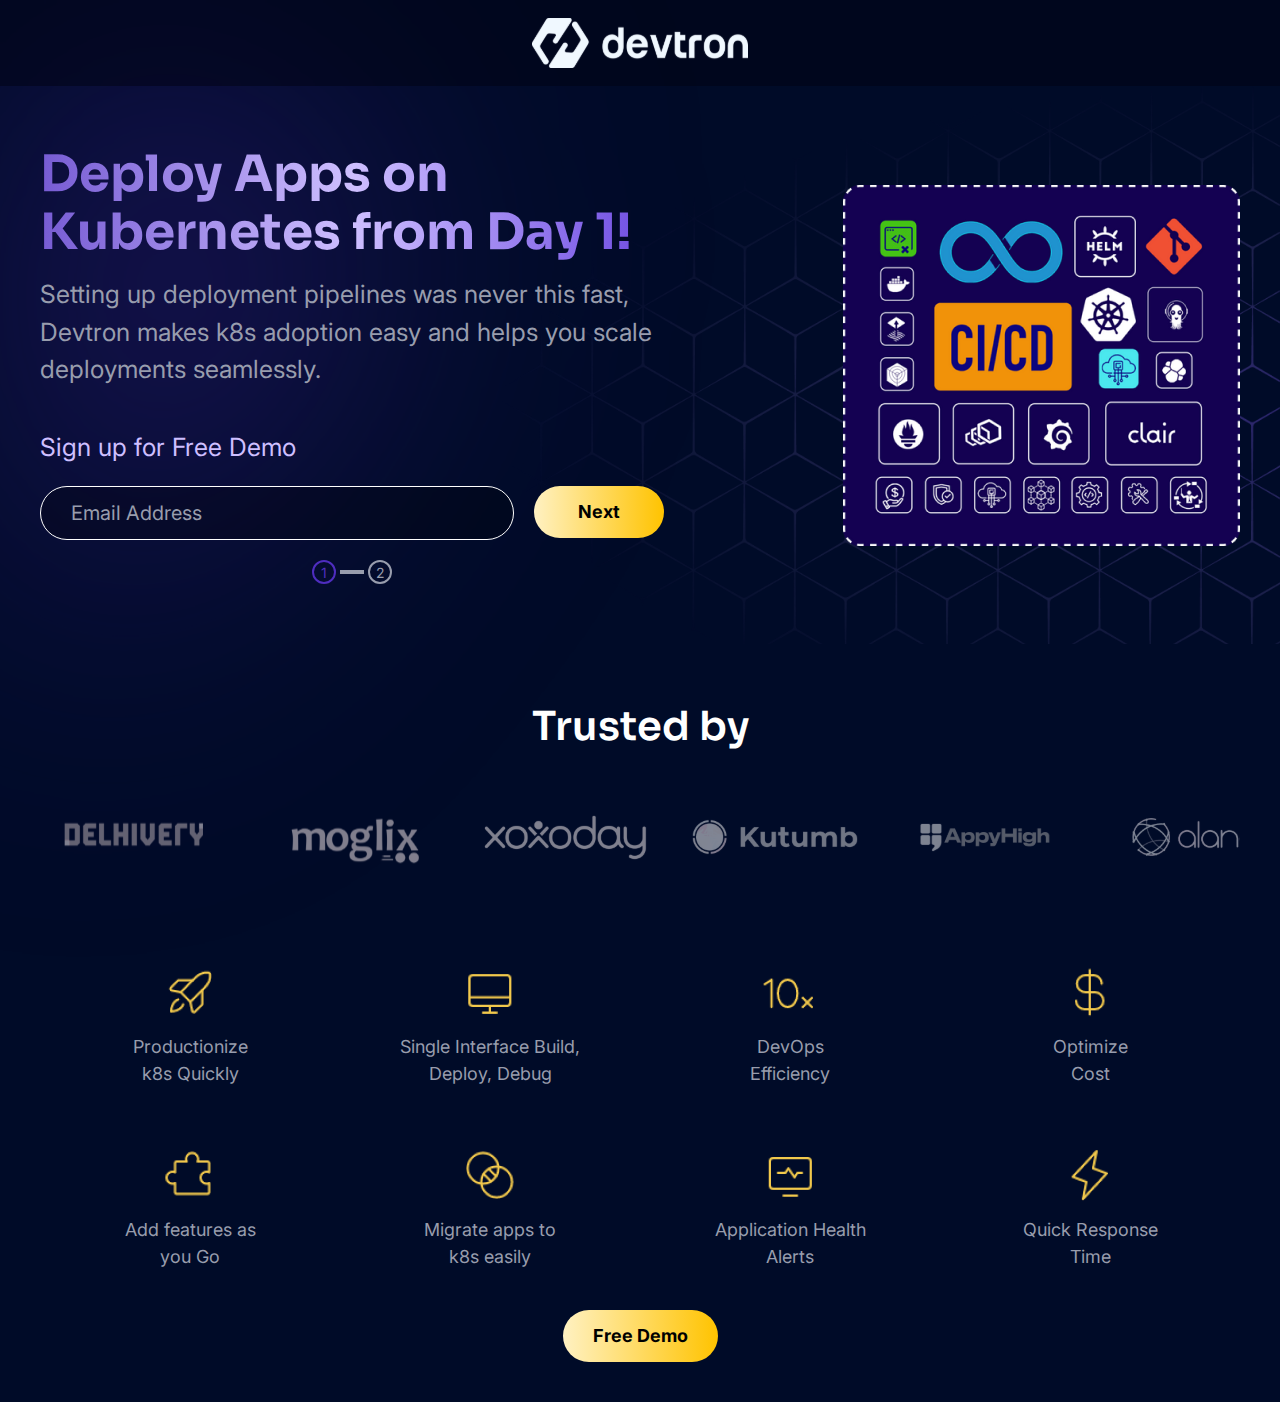
<file: index.html>
<!DOCTYPE html>
<html lang="en">

<head>
    <meta charset="UTF-8">
    <meta http-equiv="X-UA-Compatible" content="IE=edge">
    <meta name="viewport" content="width=device-width, initial-scale=1.0">
    <title>Devtron</title>
    <link rel="shortcut icon" href="/images/favicon.png" type="image/x-icon">
    <link rel="stylesheet" href="./styles/styles_short.css">
</head>

<body>
    <!-- Nav Bar -->
    <nav class="navbar">
        <div class="nav-container">
            <img src="/images/logo.svg" alt="devtron_logo" class="navLogo" />
        </div>
    </nav>

    <!-- Header -->
    <header class="header" id="first-fold" style="position: relative">
        <img src="/images/triangle_background.png" alt=""
            style="z-index: -10;filter: blur(150px); position: absolute;top: -250px; height: 1000px;left: -100px">

        <div class="container">
            <div class="header_flex_container">
                <div class="header_text_container">
                    <h1 class="header_heading" style="padding-bottom:15px;">Deploy Apps on Kubernetes from Day 1!</h1>
                    <p class="header_parah">Setting up deployment pipelines was never this fast, Devtron makes k8s
                        adoption easy and helps you scale deployments seamlessly.
                    </p>
                    <p class="header_parah form-highlight-parah">Sign up for Free Demo</p>
                    <form id="myForm" action="" method="">
                        <div id="step1" style="display: flex" class="form_div">
                            <input type="email" id="email" name="email" placeholder="Email Address">
                            <button class="button" type="button" onclick="nextStep()">Next</button>
                        </div>

                        <div id="step2" style="display: none" class="form_div">
                            <input type="text" id="name" name="name" placeholder="First Name">
                            <!-- <button class="button" type="button" onclick="nextStep()">sUBMIT</button> -->
                            <button class="button" type="button" onclick="nextStep()">Submit</button>
                        </div>

                        <!-- <div id="step3" style="display: none" class="form_div">
                            <textarea id="custom-requirements" name="custom-requirements"
                                placeholder="Custom Requirements" rows="3"></textarea>
                            <button class="button" type="submit">Submit</button>
                        </div> -->
                    </form>
                    <div class="step_cont">
                        <p class="header_parah first">1</p>
                        <div class="second"></div>
                        <p class="header_parah second">2</p>
                        <!-- <div class="third"></div>
                        <p class="header_parah third">3</p> -->
                    </div>
                    <p class="header_parah error_handling">Some error occured</p>
                </div>
                <div class="flex_center" style="flex-direction: column;">
                    <img src="/images/footer_image.png" alt="footer_image" class="footer_image">
                </div>
            </div>
        </div>
    </header>

    <!-- Companies Section -->
    <section class="flex_center Companies_section">
        <div class="container">
            <h2 class="heading2 text_center">Trusted by</h2>
            <div class="marque-container">
                <div class="marque-grid-container">
                    <div class="grid-8">
                        <div class="brands_grid_item">
                            <img class="brands_img" src="/images/image2.svg" alt="" />
                        </div>
                        <div class="brands_grid_item">
                            <img class="brands_img" src="/images/image3.svg" alt="" />
                        </div>
                        <div class="brands_grid_item">
                            <img class="brands_img" src="/images/image4.svg" alt="" />
                        </div>
                        <div class="brands_grid_item">
                            <img class="brands_img" src="/images/image5.svg" alt="" />
                        </div>
                        <div class="brands_grid_item">
                            <img class="brands_img" src="/images/image6.svg" alt="" />
                        </div>
                        <div class="brands_grid_item">
                            <img class="brands_img" src="/images/image7.svg" alt="" />
                        </div>
                        <div class="brands_grid_item">
                            <img class="brands_img" src="/images/image8.svg" alt="" />
                        </div>
                        <div class="brands_grid_item">
                            <img class="brands_img" src="/images/image9.svg" alt="" />
                        </div>
                    </div>
                    <div class="grid-8" id="marque_second_image_container">
                        <div class="brands_grid_item">
                            <img class="brands_img" src="/images/image2.svg" alt="" />
                        </div>
                        <div class="brands_grid_item">
                            <img class="brands_img" src="/images/image3.svg" alt="" />
                        </div>
                        <div class="brands_grid_item">
                            <img class="brands_img" src="/images/image4.svg" alt="" />
                        </div>
                        <div class="brands_grid_item">
                            <img class="brands_img" src="/images/image5.svg" alt="" />
                        </div>
                        <div class="brands_grid_item">
                            <img class="brands_img" src="/images/image6.svg" alt="" />
                        </div>
                        <div class="brands_grid_item">
                            <img class="brands_img" src="/images/image7.svg" alt="" />
                        </div>
                        <div class="brands_grid_item">
                            <img class="brands_img" src="/images/image8.svg" alt="" />
                        </div>
                        <div class="brands_grid_item">
                            <img class="brands_img" src="/images/image9.svg" alt="" />
                        </div>
                    </div>
                </div>
            </div>
        </div>
    </section>

    <!-- Features Section -->
    <section class="flex_center features flex-col">
        <div class="container flex_center">
            <div class="features_grid">
                <div class="flex_center features_grid_div ">
                    <img src="/images/image33.png" alt="">
                    <p class="features_text">Productionize</br>k8s Quickly</p>
                </div>
                <div class="flex_center features_grid_div ">
                    <img src="/images/image34.png" alt="">
                    <p class="features_text">Single Interface Build,</br>Deploy, Debug</p>
                </div>
                <div class="flex_center features_grid_div ">
                    <img src="/images/image35.png" alt="">
                    <p class="features_text">DevOps</br>Efficiency</p>
                </div>
                <div class="flex_center features_grid_div ">
                    <img src="/images/image36.png" alt="">
                    <p class="features_text">Optimize</br>Cost</p>
                </div>
                <div class="flex_center features_grid_div ">
                    <img src="/images/image37.png" alt="">
                    <p class="features_text">Add features as</br>you Go</p>
                </div>
                <div class="flex_center features_grid_div ">
                    <img src="/images/image38.png" alt="">
                    <p class="features_text">Migrate apps to</br>k8s easily</p>
                </div>
                <div class="flex_center features_grid_div ">
                    <img src="/images/image39.png" alt="">
                    <p class="features_text">Application Health</br>Alerts</p>
                </div>
                <div class="flex_center features_grid_div ">
                    <img src="/images/image40.png" alt="">
                    <p class="features_text">Quick Response</br>Time</p>
                </div>
            </div>
        </div>
        <button class="button" onclick="scrollToSection()">Free Demo</button>
    </section>
</body>
<script>
    // Header form
    var email;
    var name;
    function nextStep() {
        var currentStep = document.querySelector('form > div[style*="display: flex"]');
        var stepContainer = document.querySelector('.step_cont');

        var nextStep = currentStep.nextElementSibling;
        if (nextStep) {
            if (stepContainer.classList.length == 1) {
                var inputField = currentStep.querySelector('input');
                var value = inputField.value;

                if (value == "") {
                    inputField.setCustomValidity('This field is required');
                    inputField.reportValidity();
                    return;
                }

                email = value;

                var myHeaders = new Headers();
                var requestOptions = {
                    method: 'POST',
                    headers: myHeaders,
                    redirect: 'follow'
                };
                fetch("https://forms.hubspot.com/uploads/form/v2/6866519/6cb86d0f-1d72-49a4-805d-3ec2029a674f?email=" + email + "&firstname=" + "",
                    requestOptions)
                    .then(response => {
                        if (!response.ok) {
                            document.querySelector('form').style.display = "none";
                            document.querySelector('.step_cont').style.display = "none";
                            document.querySelector('.error_handling').style.display = "block";
                            document.querySelector('.error_handling').innerHTML = "Please enter work email";
                        }
                        console.log("email=" + email + "&firstname=" + "");
                        currentStep.style.display = 'none';
                        nextStep.style.display = 'flex';

                        stepContainer.classList.add('step_2');
                    }).catch(error => {
                        document.querySelector('form').style.display = "none";
                        document.querySelector('.step_cont').style.display = "none";
                        document.querySelector('.error_handling').style.display = "block";

                        document.querySelector('.error_handling').innerHTML = "Opps! Something wrong has happened";
                    });
            }
            else {
                //         var inputField = currentStep.querySelector('input');
                //         var value = inputField.value;

                //         if (value == "") {
                //             inputField.setCustomValidity('This field is required');
                //             inputField.reportValidity();
                //             return;
                //         }

                //         name = value;

                //         fetch('https://forms.hubspot.com/uploads/form/v2/6866519/6cb86d0f-1d72-49a4-805d-3ec2029a674f', {
                //             method: 'POST',
                //             headers: {
                //                 'Content-Type': 'application/json'
                //             },
                //             data: JSON.stringify({ email: email })
                //         }).then(response => {
                //             if (!response.ok) {
                //                 throw new Error('Network response was not ok');
                //             }
                //             currentStep.style.display = 'none';
                //             nextStep.style.display = 'flex';
                //             stepContainer.classList.add('step_3');
                //         }).catch(error => {
                //             console.error('There was a problem with the fetch operation:', error);
                //         });
            }
        } else {
            event.preventDefault();
            var inputField = currentStep.querySelector('input');
            var value = inputField.value;

            if (value == "") {
                inputField.setCustomValidity('This field is required');
                inputField.reportValidity();
                return;
            }

            name = value;

            var myHeaders = new Headers();
            var requestOptions = {
                method: 'POST',
                headers: myHeaders,
                redirect: 'follow'
            };
            fetch("https://forms.hubspot.com/uploads/form/v2/6866519/6cb86d0f-1d72-49a4-805d-3ec2029a674f?email=" + email + "&firstname=" + name,
                requestOptions)
                .then(response => {
                    if (!response.ok) {
                        document.querySelector('form').style.display = "none";
                        document.querySelector('.step_cont').style.display = "none";
                        document.querySelector('.error_handling').style.display = "block";

                        document.querySelector('.error_handling').innerHTML = "Oops! Something went wrong, Please try again later.";
                    }
                    console.log("email=" + email + "&firstname=" + name);
                    document.querySelector('form').style.display = "none";
                    document.querySelector('.step_cont').style.display = "none";
                    document.querySelector('.error_handling').style.display = "block";
                    document.querySelector('.error_handling').innerHTML = "Thank You for submitting the Form!";
                }).catch(error => {
                    document.querySelector('form').style.display = "none";
                    document.querySelector('.step_cont').style.display = "none";
                    document.querySelector('.error_handling').style.display = "block";

                    document.querySelector('.error_handling').innerHTML = "Oops! Something went wrong, Please try again later.";
                });
        }
    }

    // scroll to top
    function scrollToSection() {
        window.scrollTo({
            top: 0,
            behavior: 'smooth'
        });
    }
</script>

</html>
</file>
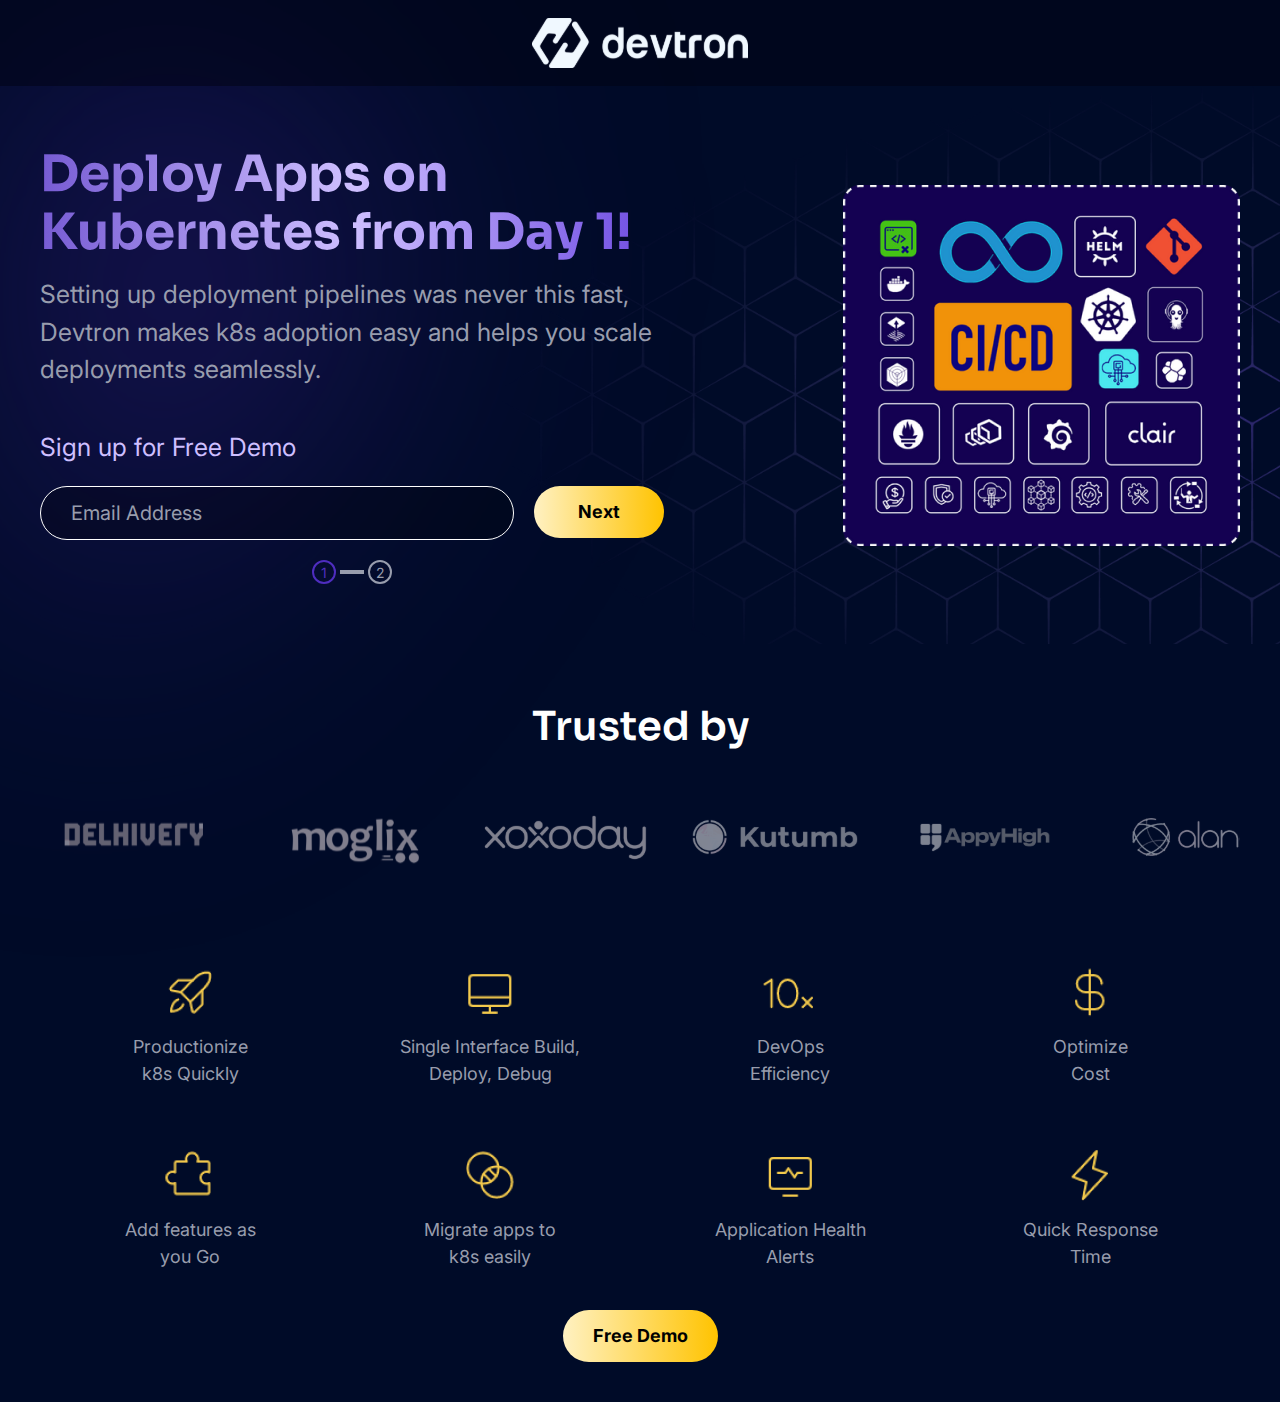
<file: devtron_short.html>
<!DOCTYPE html>
<html lang="en">

<head>
    <meta charset="UTF-8">
    <meta http-equiv="X-UA-Compatible" content="IE=edge">
    <meta name="viewport" content="width=device-width, initial-scale=1.0">
    <title>Devtron</title>
    <link rel="shortcut icon" href="./images/favicon.png" type="image/x-icon">
    <link rel="stylesheet" href="./styles/styles_short.css">
</head>

<body>
    <!-- Nav Bar -->
    <nav class="navbar">
        <div class="nav-container">
            <img src="./images/logo.svg" alt="devtron_logo" class="navLogo" />
        </div>
    </nav>

    <!-- Header -->
    <header class="header" id="first-fold" style="position: relative">
        <img src="./images/triangle_background.png" alt=""
            style="z-index: -10;filter: blur(150px); position: absolute;top: -250px; height: 1000px;left: -100px">

        <div class="container">
            <div class="header_flex_container">
                <div class="header_text_container">
                    <h1 class="header_heading" style="padding-bottom:15px;">Deploy Apps on Kubernetes from Day 1!</h1>
                    <p class="header_parah">Setting up deployment pipelines was never this fast, Devtron makes k8s
                        adoption easy and helps you scale deployments seamlessly.
                    </p>
                    <p class="header_parah form-highlight-parah">Sign up for Free Demo</p>
                    <form id="myForm" action="" method="">
                        <div id="step1" style="display: flex" class="form_div">
                            <input type="email" id="email" name="email" placeholder="Email Address">
                            <button class="button" type="button" onclick="nextStep()">Next</button>
                        </div>

                        <div id="step2" style="display: none" class="form_div">
                            <input type="text" id="name" name="name" placeholder="First Name">
                            <!-- <button class="button" type="button" onclick="nextStep()">sUBMIT</button> -->
                            <button class="button" type="button" onclick="nextStep()">Submit</button>
                        </div>

                        <!-- <div id="step3" style="display: none" class="form_div">
                            <textarea id="custom-requirements" name="custom-requirements"
                                placeholder="Custom Requirements" rows="3"></textarea>
                            <button class="button" type="submit">Submit</button>
                        </div> -->
                    </form>
                    <div class="step_cont">
                        <p class="header_parah first">1</p>
                        <div class="second"></div>
                        <p class="header_parah second">2</p>
                        <!-- <div class="third"></div>
                        <p class="header_parah third">3</p> -->
                    </div>
                    <p class="header_parah error_handling">Some error occured</p>
                </div>
                <div class="flex_center" style="flex-direction: column;">
                    <img src="./images/footer_image.png" alt="footer_image" class="footer_image">
                </div>
            </div>
        </div>
    </header>

    <!-- Companies Section -->
    <section class="flex_center Companies_section">
        <div class="container">
            <h2 class="heading2 text_center">Trusted by</h2>
            <div class="marque-container">
                <div class="marque-grid-container">
                    <div class="grid-8">
                        <div class="brands_grid_item">
                            <img class="brands_img" src="./images/image2.svg" alt="" />
                        </div>
                        <div class="brands_grid_item">
                            <img class="brands_img" src="./images/image3.svg" alt="" />
                        </div>
                        <div class="brands_grid_item">
                            <img class="brands_img" src="./images/image4.svg" alt="" />
                        </div>
                        <div class="brands_grid_item">
                            <img class="brands_img" src="./images/image5.svg" alt="" />
                        </div>
                        <div class="brands_grid_item">
                            <img class="brands_img" src="./images/image6.svg" alt="" />
                        </div>
                        <div class="brands_grid_item">
                            <img class="brands_img" src="./images/image7.svg" alt="" />
                        </div>
                        <div class="brands_grid_item">
                            <img class="brands_img" src="./images/image8.svg" alt="" />
                        </div>
                        <div class="brands_grid_item">
                            <img class="brands_img" src="./images/image9.svg" alt="" />
                        </div>
                    </div>
                    <div class="grid-8" id="marque_second_image_container">
                        <div class="brands_grid_item">
                            <img class="brands_img" src="./images/image2.svg" alt="" />
                        </div>
                        <div class="brands_grid_item">
                            <img class="brands_img" src="./images/image3.svg" alt="" />
                        </div>
                        <div class="brands_grid_item">
                            <img class="brands_img" src="./images/image4.svg" alt="" />
                        </div>
                        <div class="brands_grid_item">
                            <img class="brands_img" src="./images/image5.svg" alt="" />
                        </div>
                        <div class="brands_grid_item">
                            <img class="brands_img" src="./images/image6.svg" alt="" />
                        </div>
                        <div class="brands_grid_item">
                            <img class="brands_img" src="./images/image7.svg" alt="" />
                        </div>
                        <div class="brands_grid_item">
                            <img class="brands_img" src="./images/image8.svg" alt="" />
                        </div>
                        <div class="brands_grid_item">
                            <img class="brands_img" src="./images/image9.svg" alt="" />
                        </div>
                    </div>
                </div>
            </div>
        </div>
    </section>

    <!-- Features Section -->
    <section class="flex_center features flex-col">
        <div class="container flex_center">
            <div class="features_grid">
                <div class="flex_center features_grid_div ">
                    <img src="./images/image33.png" alt="">
                    <p class="features_text">Productionize</br>k8s Quickly</p>
                </div>
                <div class="flex_center features_grid_div ">
                    <img src="./images/image34.png" alt="">
                    <p class="features_text">Single Interface Build,</br>Deploy, Debug</p>
                </div>
                <div class="flex_center features_grid_div ">
                    <img src="./images/image35.png" alt="">
                    <p class="features_text">DevOps</br>Efficiency</p>
                </div>
                <div class="flex_center features_grid_div ">
                    <img src="./images/image36.png" alt="">
                    <p class="features_text">Optimize</br>Cost</p>
                </div>
                <div class="flex_center features_grid_div ">
                    <img src="./images/image37.png" alt="">
                    <p class="features_text">Add features as</br>you Go</p>
                </div>
                <div class="flex_center features_grid_div ">
                    <img src="./images/image38.png" alt="">
                    <p class="features_text">Migrate apps to</br>k8s easily</p>
                </div>
                <div class="flex_center features_grid_div ">
                    <img src="./images/image39.png" alt="">
                    <p class="features_text">Application Health</br>Alerts</p>
                </div>
                <div class="flex_center features_grid_div ">
                    <img src="./images/image40.png" alt="">
                    <p class="features_text">Quick Response</br>Time</p>
                </div>
            </div>
        </div>
        <button class="button" onclick="scrollToSection()">Free Demo</button>
    </section>
</body>
<script>
    // Header form
    var email;
    var name;
    function nextStep() {
        var currentStep = document.querySelector('form > div[style*="display: flex"]');
        var stepContainer = document.querySelector('.step_cont');

        var nextStep = currentStep.nextElementSibling;
        if (nextStep) {
            if (stepContainer.classList.length == 1) {
                var inputField = currentStep.querySelector('input');
                var value = inputField.value;

                if (value == "") {
                    inputField.setCustomValidity('This field is required');
                    inputField.reportValidity();
                    return;
                }

                email = value;

                var myHeaders = new Headers();
                var requestOptions = {
                    method: 'POST',
                    headers: myHeaders,
                    redirect: 'follow'
                };
                fetch("https://forms.hubspot.com/uploads/form/v2/6866519/6cb86d0f-1d72-49a4-805d-3ec2029a674f?email=" + email + "&firstname=" + "",
                    requestOptions)
                    .then(response => {
                        if (!response.ok) {
                            document.querySelector('form').style.display = "none";
                            document.querySelector('.step_cont').style.display = "none";
                            document.querySelector('.error_handling').style.display = "block";
                            document.querySelector('.error_handling').innerHTML = "Please enter work email";
                        }
                        console.log("email=" + email + "&firstname=" + "");
                        currentStep.style.display = 'none';
                        nextStep.style.display = 'flex';

                        stepContainer.classList.add('step_2');
                    }).catch(error => {
                        document.querySelector('form').style.display = "none";
                        document.querySelector('.step_cont').style.display = "none";
                        document.querySelector('.error_handling').style.display = "block";

                        document.querySelector('.error_handling').innerHTML = "Opps! Something wrong has happened";
                    });
            }
            else {
                //         var inputField = currentStep.querySelector('input');
                //         var value = inputField.value;

                //         if (value == "") {
                //             inputField.setCustomValidity('This field is required');
                //             inputField.reportValidity();
                //             return;
                //         }

                //         name = value;

                //         fetch('https://forms.hubspot.com/uploads/form/v2/6866519/6cb86d0f-1d72-49a4-805d-3ec2029a674f', {
                //             method: 'POST',
                //             headers: {
                //                 'Content-Type': 'application/json'
                //             },
                //             data: JSON.stringify({ email: email })
                //         }).then(response => {
                //             if (!response.ok) {
                //                 throw new Error('Network response was not ok');
                //             }
                //             currentStep.style.display = 'none';
                //             nextStep.style.display = 'flex';
                //             stepContainer.classList.add('step_3');
                //         }).catch(error => {
                //             console.error('There was a problem with the fetch operation:', error);
                //         });
            }
        } else {
            event.preventDefault();
            var inputField = currentStep.querySelector('input');
            var value = inputField.value;

            if (value == "") {
                inputField.setCustomValidity('This field is required');
                inputField.reportValidity();
                return;
            }

            name = value;

            var myHeaders = new Headers();
            var requestOptions = {
                method: 'POST',
                headers: myHeaders,
                redirect: 'follow'
            };
            fetch("https://forms.hubspot.com/uploads/form/v2/6866519/6cb86d0f-1d72-49a4-805d-3ec2029a674f?email=" + email + "&firstname=" + name,
                requestOptions)
                .then(response => {
                    if (!response.ok) {
                        document.querySelector('form').style.display = "none";
                        document.querySelector('.step_cont').style.display = "none";
                        document.querySelector('.error_handling').style.display = "block";

                        document.querySelector('.error_handling').innerHTML = "Oops! Something went wrong, Please try again later.";
                    }
                    console.log("email=" + email + "&firstname=" + name);
                    document.querySelector('form').style.display = "none";
                    document.querySelector('.step_cont').style.display = "none";
                    document.querySelector('.error_handling').style.display = "block";
                    document.querySelector('.error_handling').innerHTML = "Thank You for submitting the Form!";
                }).catch(error => {
                    document.querySelector('form').style.display = "none";
                    document.querySelector('.step_cont').style.display = "none";
                    document.querySelector('.error_handling').style.display = "block";

                    document.querySelector('.error_handling').innerHTML = "Oops! Something went wrong, Please try again later.";
                });
        }
    }

    // scroll to top
    function scrollToSection() {
        window.scrollTo({
            top: 0,
            behavior: 'smooth'
        });
    }
</script>

</html>
</file>
<file: styles/styles_short.css>
@import url('https://fonts.googleapis.com/css2?family=Inter:wght@400;700&family=Sora:wght@300;600;700&display=swap');

* {
    margin: 0;
    padding: 0;
}

body {
    font-family: inter;
    background-color: #000B28;
}

/* navbar  */
.navbar {
    display: flex;
    align-items: center;
    justify-content: center;
    background: rgba(0, 2, 18, 0.5);
    backdrop-filter: blur(5px);
    padding: 18px;
    position: sticky;
    top: 0;
    z-index: 10;
}

.navLogo {
    height: 50px;
    width: auto;
}


.nav-container {
    max-width: 1350px;
    width: 100%;
    display: flex;
    align-items: center;
    justify-content: center;
    padding: 0 20px;
}


/* header */
.header {
    background-image: url(../images/top_mesh.png);
    background-repeat: no-repeat;
    background-size: cover;
    padding: 60px 40px;
    display: flex;
    align-items: center;
    justify-content: center;
}

.header_flex_container {
    display: flex;
    width: 100%;
    justify-content: space-between;
}

.header_text_container {
    width: 52%;
    display: flex;
    justify-content: center;
    flex-direction: column;
}

.header_heading {
    background: linear-gradient(91.15deg, #4E2DBF -23.15%, #4E2DBF -23.14%, #CEBFFF 50.01%, #5C36DC 107.34%);
    -webkit-background-clip: text;
    -webkit-text-fill-color: transparent;
    background-clip: text;
    text-fill-color: transparent;
    font-family: 'Sora';
    font-style: normal;
    font-weight: 700;
    font-size: 50px;
    line-height: 115%;
}

.header_parah {
    font-family: 'Inter';
    font-style: normal;
    font-weight: 400;
    font-size: 25px;
    line-height: 150%;
    color: #989DAD;
}

.form-highlight-parah {
    margin-top: 40px;
    color: #CEBFFF;
}

.form_div {
    align-items: start;
    margin-top: 20px;
}

.form_div input {
    width: 80%;
    background: rgba(0, 0, 0, 0.25);
    mix-blend-mode: normal;
    border: 1px solid #FFFFFF;
    border-radius: 40px;
    padding: 14px 30px;
    color: white;
    font-family: 'Inter';
    font-style: normal;
    font-weight: 400;
    font-size: 20px;
    line-height: 100%;
}

.form_div textarea {
    width: 80%;
    background: rgba(0, 0, 0, 0.25);
    mix-blend-mode: normal;
    border: 1px solid #FFFFFF;
    border-radius: 40px;
    padding: 14px 30px;
    color: white;
    font-family: 'Inter';
    font-style: normal;
    font-weight: 400;
    font-size: 20px;
    line-height: 100%;
    resize: vertical;
    resize: none;
}

.form_div input::placeholder {
    font-family: 'Inter';
    font-style: normal;
    font-weight: 400;
    font-size: 20px;
    line-height: 100%;
    color: #989DAD;
}

.form_div button {
    margin-top: 0px;
    margin-left: 20px;
}

.step_cont {
    display: flex;
    align-items: center;
    justify-content: center;
    margin-top: 20px;
}

.step_cont p {
    border-radius: 100%;
    text-align: center;
    font-size: 14px;
    width: 20px;
    height: 20px;
    margin-top: 0px;
    border: 2px solid #989DAD;
}

.step_cont div {
    width: 20px;
    border: 2px solid #989DAD;;
    background-color: #989DAD;
    margin: 0px 4px;
}

.step_cont .first {
    border-color: #4E2DBF;
    color: #4E2DBF;
}

.step_2 .second {
    border-color: #4E2DBF;
    color: #4E2DBF;
}

.step_3 .third {
    border-color: #4E2DBF;
    color: #4E2DBF;
}

.error_handling{
    margin: 20px 0;
    padding: 20px 20px;
    text-align: center;
    border-radius: 20px;
    background-color: #4E2DBF;
    display: none;
}

/* Companies Section */
.Companies_section {
    padding: 0px 40px;
    padding-top: 60px;
    flex-direction: column;
}

.grid-8 {
    display: grid;
    column-gap: 30px;
    grid-template-columns: 1fr 1fr 1fr 1fr 1fr 1fr 1fr 1fr;
    margin: 2rem 15px;
    width: 140%;
    animation: marquee 15s linear infinite;
    overflow: hidden;
}

@keyframes marquee {
    0% {
        transform: translateX(0)
    }

    100% {
        transform: translateX(-100%)
    }
}

.marque-grid-container {
    width: 280%;
    display: flex;
}

.marque-container {
    width: 100%;
    overflow: hidden;
}

.brands_grid_item {
    display: flex;
    align-items: center;
    justify-content: center;
}

.brands_img {
    width: 140%;
    height: auto;
}

/* features grid */
.features {
    padding: 40px 40px;
}

.features_grid {
    display: grid;
    grid-template-columns: 1fr 1fr 1fr 1fr;
    width: 100%;
    row-gap: 60px;
}

.features_grid_div {
    flex-direction: column;
}

.features_text {
    font-family: 'Inter';
    font-style: normal;
    font-weight: 400;
    font-size: 18px;
    line-height: 150%;
    text-align: center;
    color: #989DAD;
    padding-top: 13px;

}

/* extra classes */
.container {
    max-width: 1200px;
    width: 100%;
}

.heading2 {
    font-family: 'Sora';
    font-style: normal;
    font-weight: 600;
    font-size: 40px;
    line-height: 115%;
    color: #FFFFFF;
}

.button {
    background: linear-gradient(90deg, #FFF1C2 0%, #FFC300 100%);
    mix-blend-mode: normal;
    border-radius: 44.246px;
    padding: 14px 30px;
    font-family: 'Inter';
    font-style: normal;
    font-weight: 700;
    font-size: 18px;
    line-height: 24px;
    border: none;
    margin-top: 40px;
    min-width: 130px;
}

.flex-end {
    display: flex;
    justify-content: end;
}

.flex_center {
    display: flex;
    align-items: center;
    justify-content: center;
}

.text_center {
    text-align: center;
}

.flex-col {
    flex-direction: column;
}

@media only screen and (max-width: 1100px) {
    .header_text_container {
        width: 55%;
        margin-right: 20px;
    }
}

@media only screen and (max-width: 991px) {

    /* header */
    .navLogo {
        height: 34px;
    }

    .header {
        padding: 60px 20px;
    }

    .header_heading {
        font-size: 54px;
    }

    .header_parah {
        font-size: 16px;
    }

    .form_div {
        flex-direction: column;
    }

    .form_div button {
        margin-top: 20px;
        margin-left: 0px;
    }

    /* Companies Section */
    .Companies_section {
        padding: 0 20px;
    }

    .grid-8 {
        width: 180%;
    }

    .marque-grid-container {
        width: 360%;
    }


    /* footer */
    .footer_image {
        width: 90%;
        height: auto;
    }

    /* extra classes */
    .heading2 {
        font-size: 36px;
    }

    .button {
        border-radius: 40px;
        padding: 14px 24px;
        font-size: 16px;
        line-height: 20px;
        margin-top: 34px;
    }
}

@media only screen and (max-width: 767px) {
    .header {
        overflow: hidden;
    }

    .header_flex_container {
        flex-direction: column;
        align-items: center;
    }

    .header_text_container {
        margin-right: 0px;
        width: 80%;
        margin-bottom: 40px;
    }

    .header_heading {
        text-align: center;
    }

    .header_parah {
        text-align: center;
        margin-top: 20px;
    }

    .form_div {
        align-items: center;
    }

    /* Companies Section */
    .grid-8 {
        width: 200%;
    }


    .marque-grid-container {
        width: 400%;
    }

    /* features grid */
    .features_grid {
        grid-template-columns: 1fr 1fr 1fr;
    }

    .features_text {
        font-size: 16px;
    }

    /* footer */
    .footer_image {
        margin-top: 40px;
        width: 80%;
    }

    /* extra classes */
    .heading2 {
        font-size: 34px;
    }
}

@media only screen and (max-width: 480px) {

    /* navbar */
    .navLogo {
        height: 24px;
    }

    /* header */
    .header_text_container {
        width: 100%;
    }

    .header_heading {
        font-size: 40px;
    }

    .header_parah {
        font-size: 14px;
    }

    /* Companies Section */
    .grid-8 {
        width: 300%;
        margin: 1rem 15px;
    }

    .marque-grid-container {
        width: 600%;
    }

    /* features grid */
    .features_grid {
        grid-template-columns: 1fr 1fr;
    }

    .features_text {
        font-size: 16px;
    }


    /* footer */
    .footer_image {
        width: 100%;
    }


    /* extra classes */
    .heading2 {
        font-size: 30px;
    }

    .button {
        border-radius: 36px;
        padding: 12px 20px;
        font-size: 14px;
        line-height: 18px;
        margin-top: 30px;
    }
}
</file>
